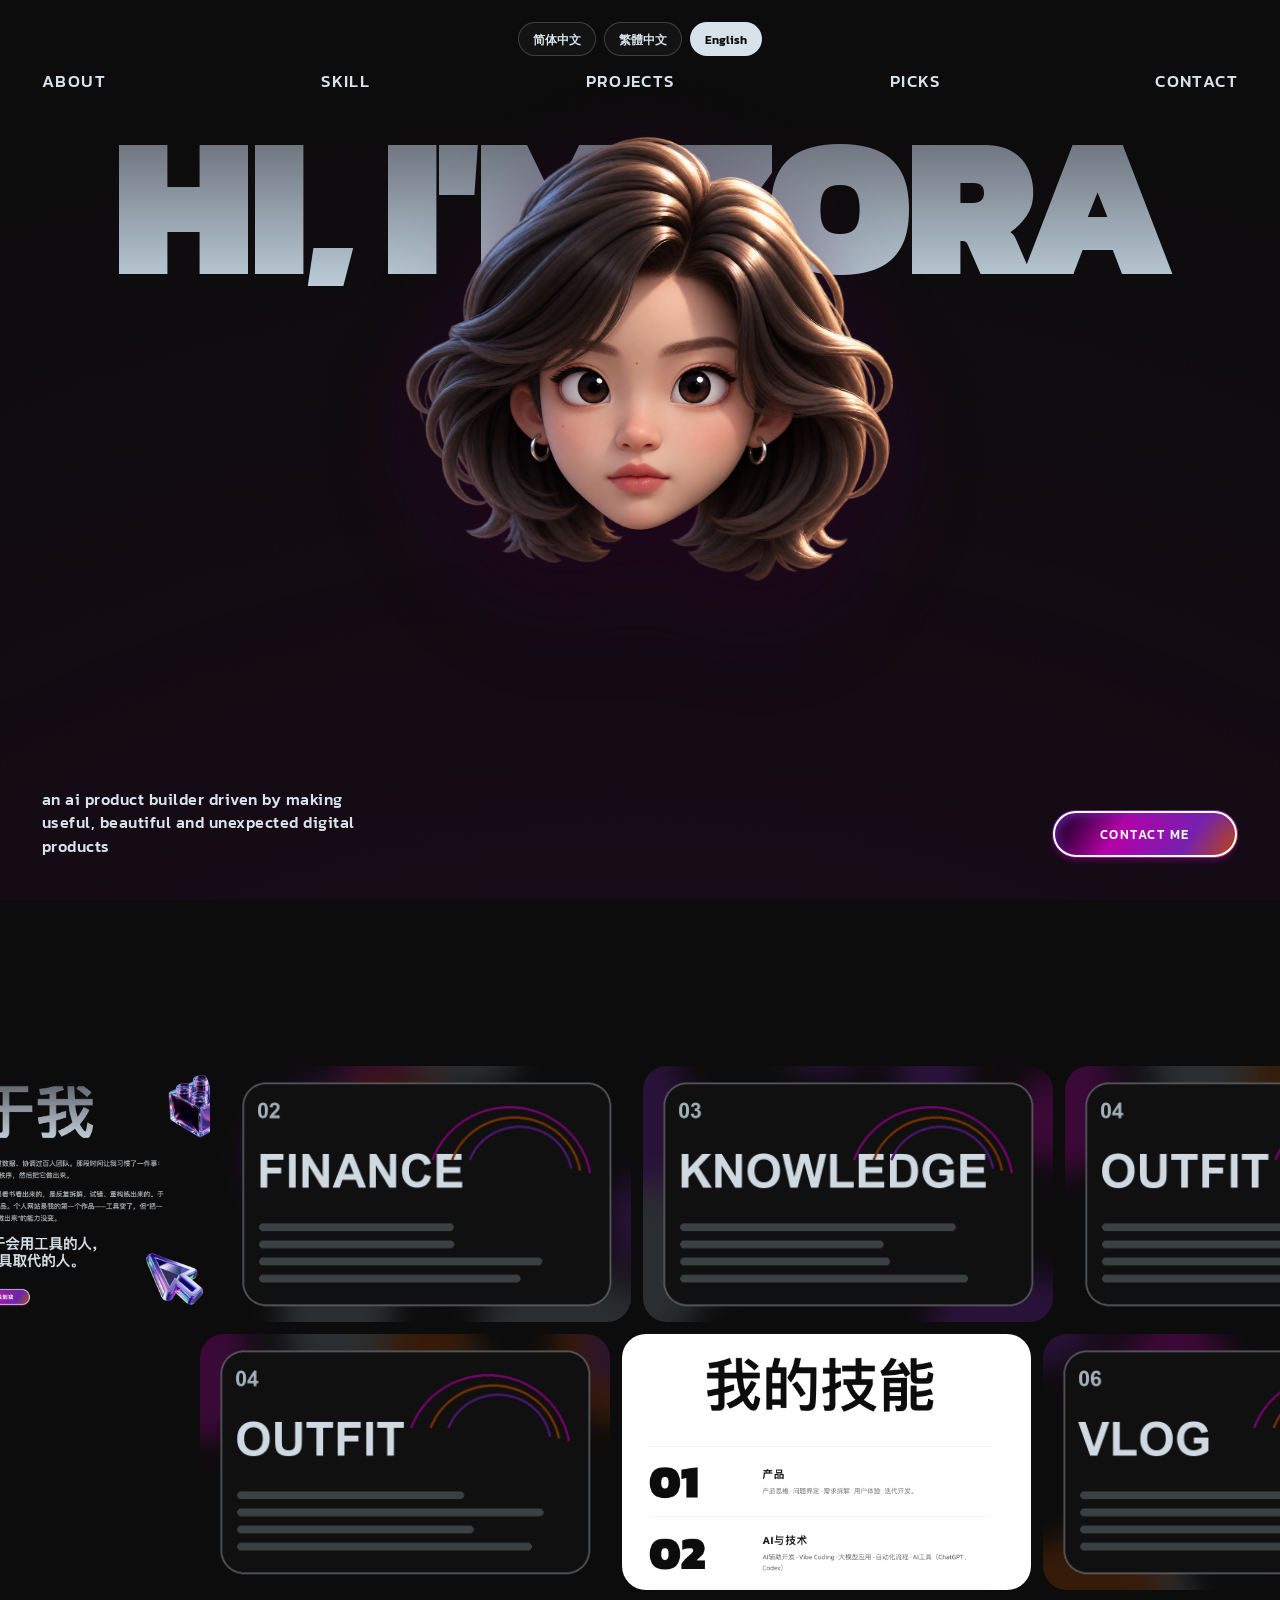
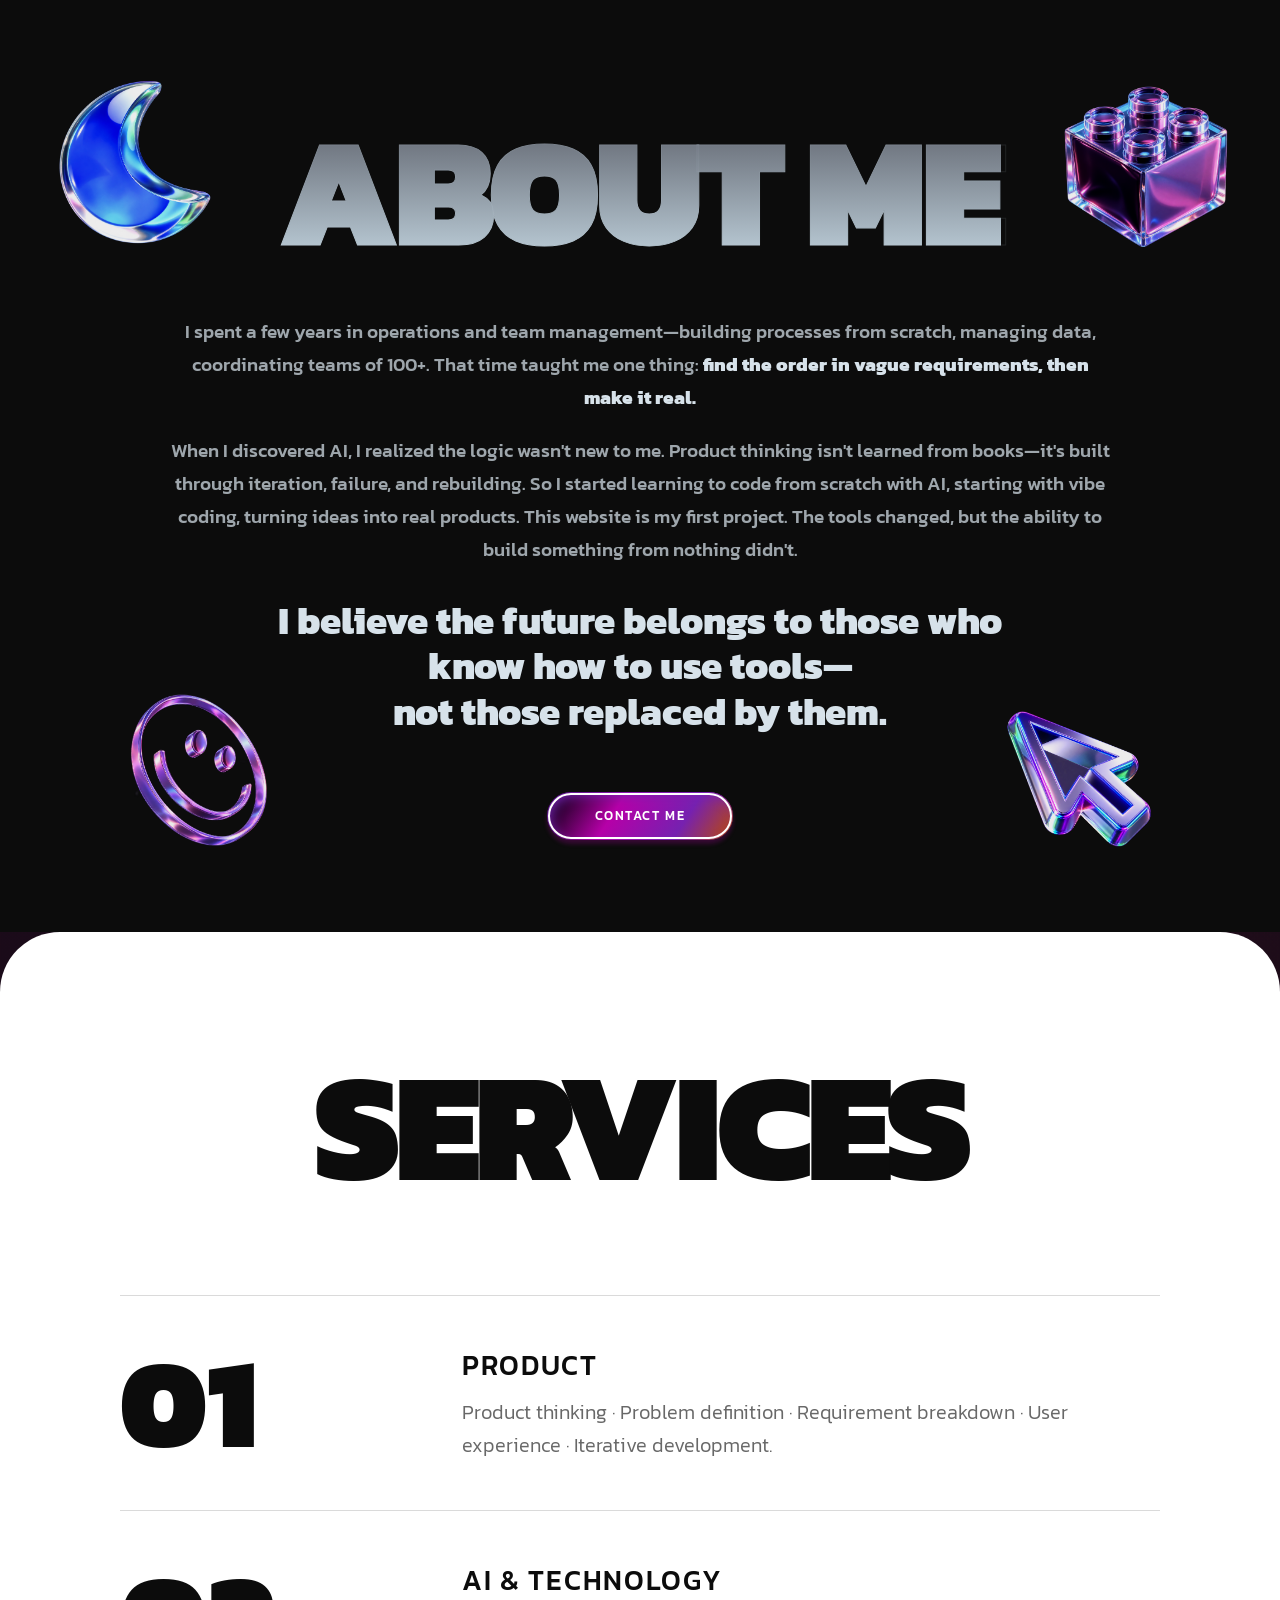
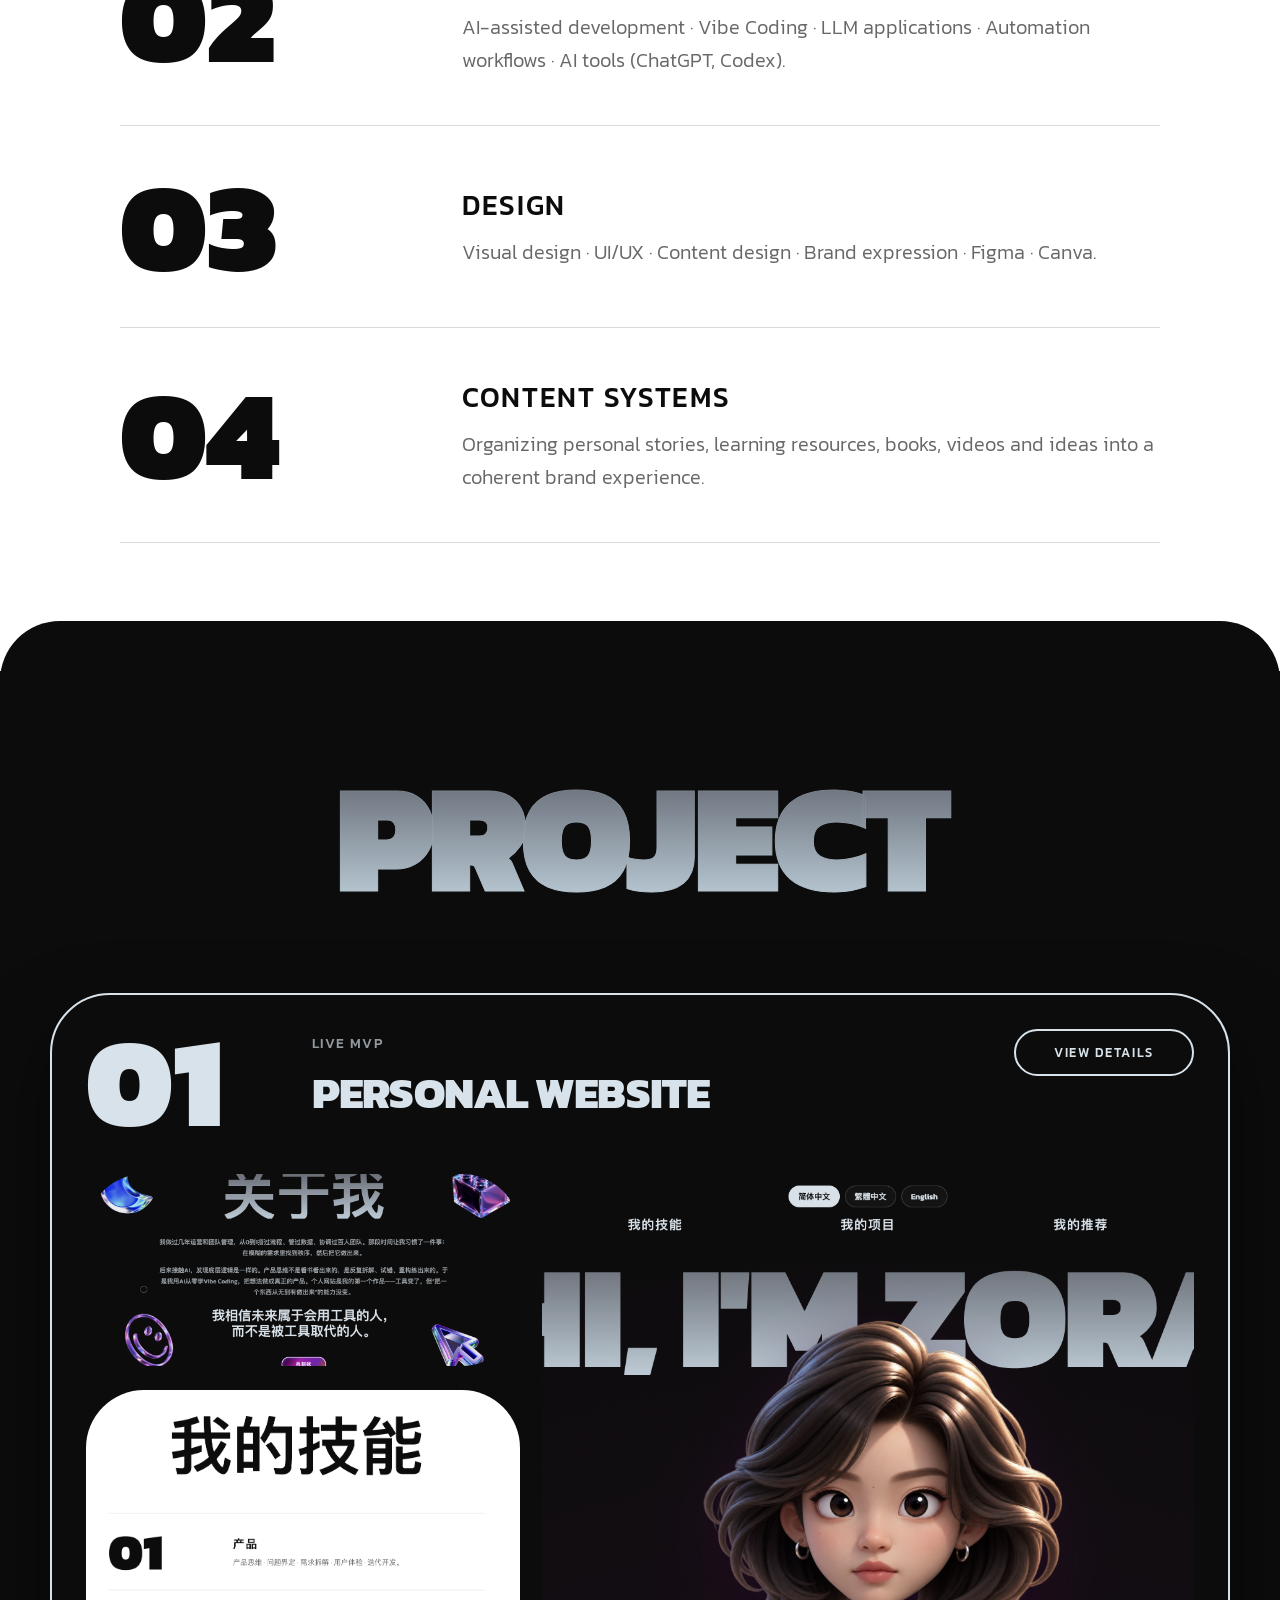
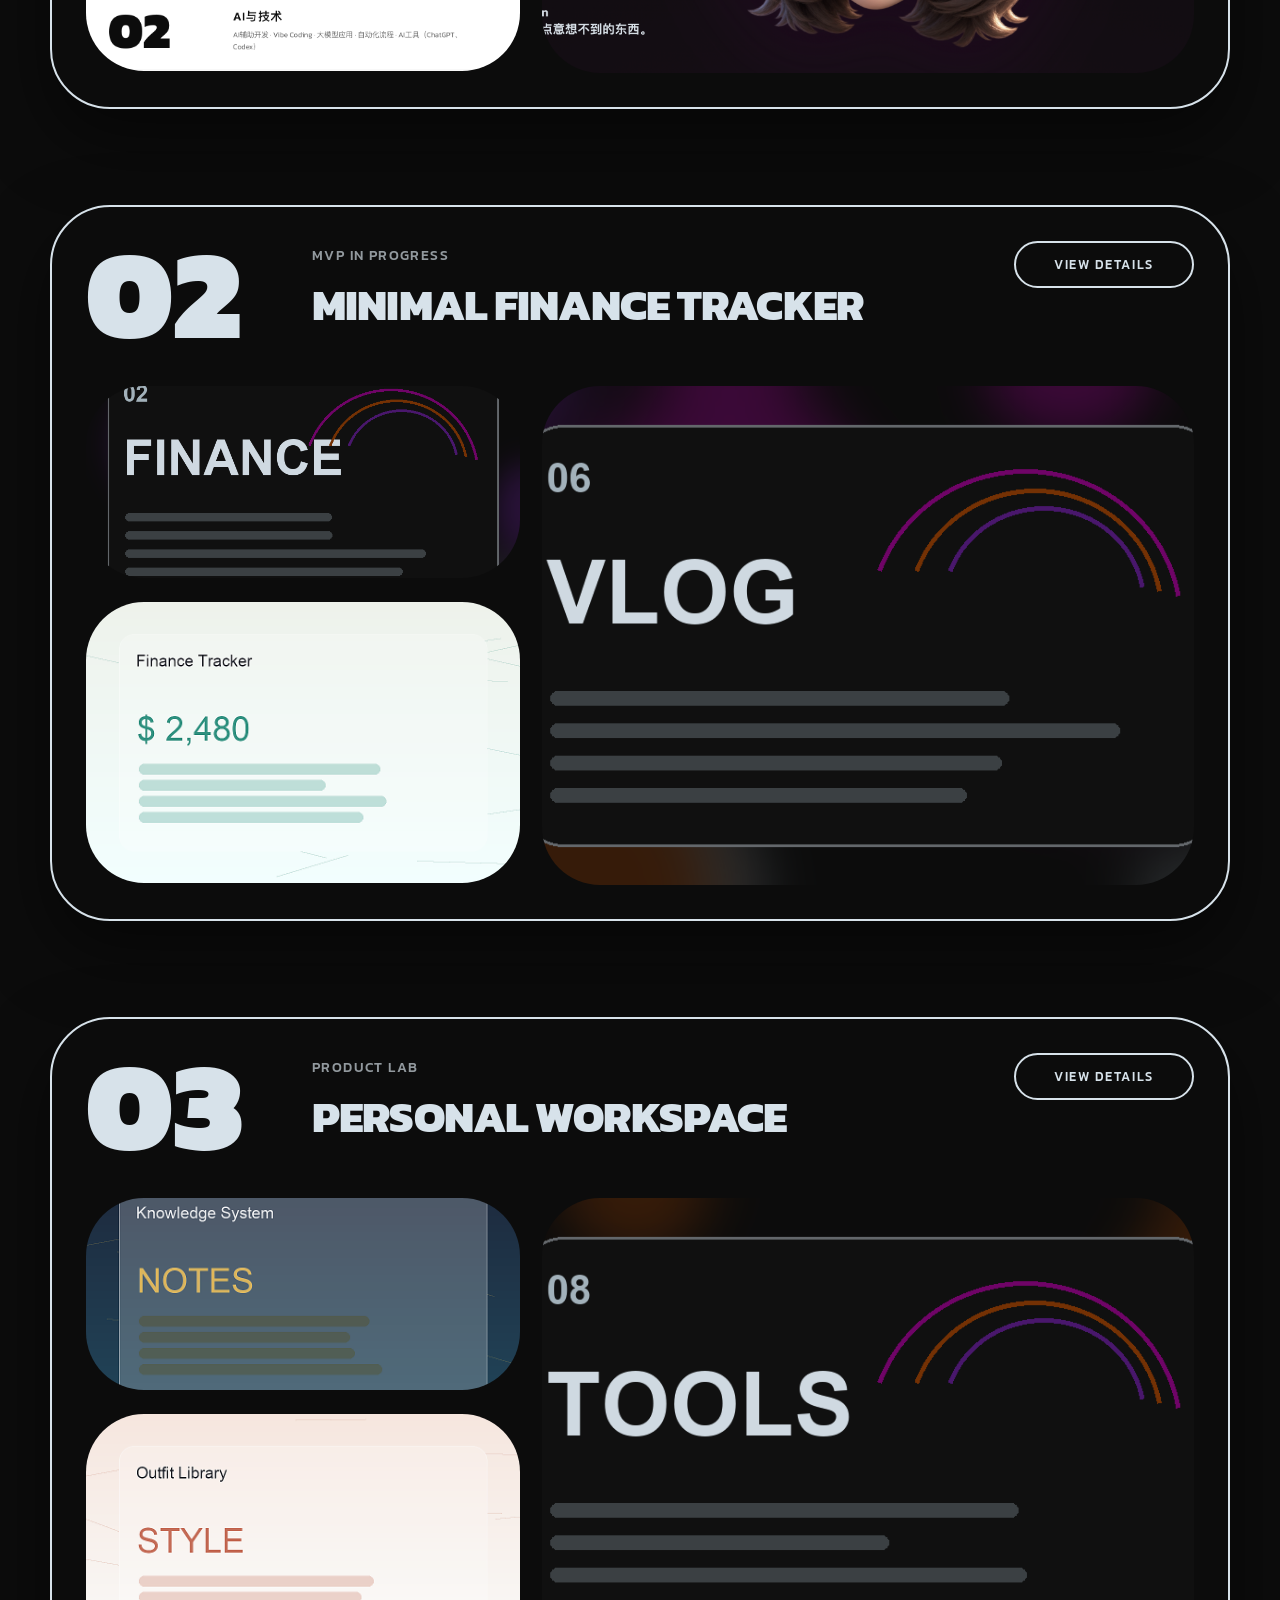
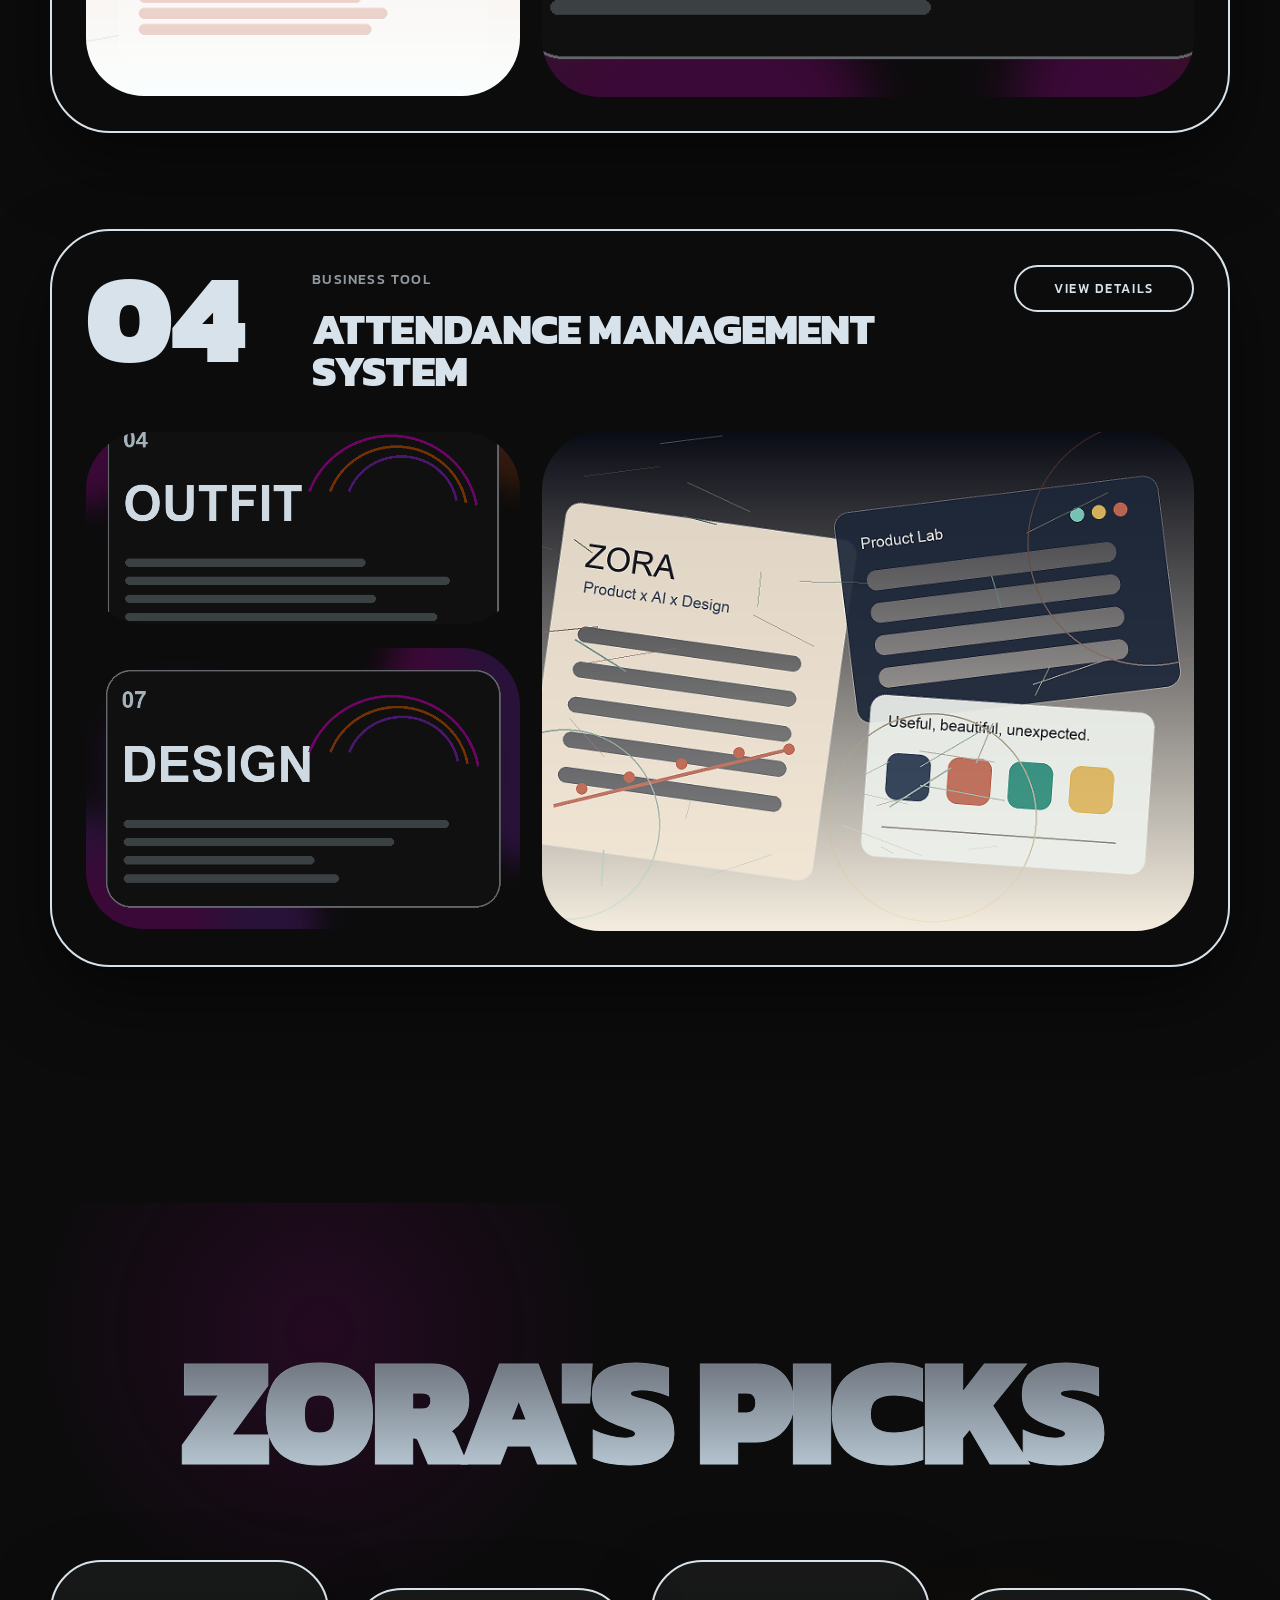
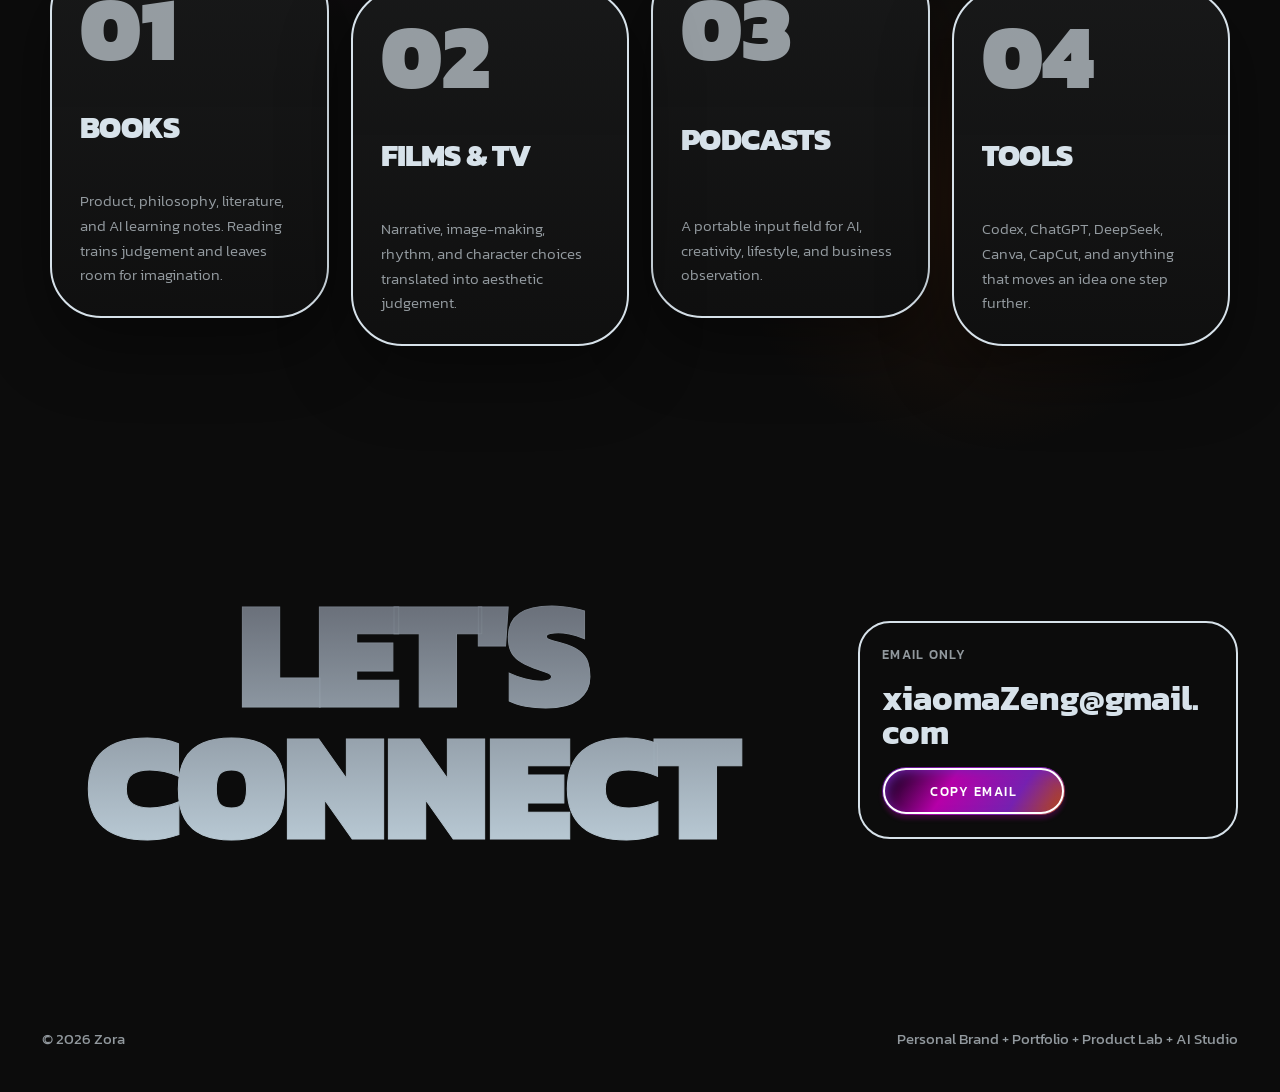
<file: index.html>
<!doctype html>
<html lang="zh-CN">
  <head>
    <meta charset="UTF-8" />
    <meta name="viewport" content="width=device-width, initial-scale=1.0" />
    <meta
      name="description"
      content="Zora - Product x AI x Design. A dark 3D creator-style personal portfolio."
    />
    <title>Zora | Product x AI x Design</title>
    <link rel="icon" href="assets/favicon.png" />
    <link rel="preload" as="image" href="assets/my-photo.png" />
    <link rel="stylesheet" href="styles.css" />
  </head>
  <body>
    <div class="cursor-light" aria-hidden="true"></div>

    <main class="site-shell" id="home">
      <section class="hero">
        <div class="language-switcher fade-in" aria-label="Language">
          <button class="lang-button" data-lang="zh-CN">简体中文</button>
          <button class="lang-button" data-lang="zh-HK">繁體中文</button>
          <button class="lang-button" data-lang="en">English</button>
        </div>

        <nav class="hero-nav fade-in" aria-label="Primary">
          <a href="#about" data-i18n="navAbout">关于我</a>
          <a href="#services" data-i18n="navSkills">我的技能</a>
          <a href="#projects" data-i18n="navProjects">我的项目</a>
          <a href="#picks" data-i18n="navPicks">我的推荐</a>
          <a href="#contact" data-i18n="navContact">联系我</a>
        </nav>

        <div class="hero-heading-wrap fade-in">
          <h1 class="hero-heading" data-i18n="heroTitle">Hi, i'm zora</h1>
        </div>

        <div class="hero-portrait magnet-target fade-in" aria-hidden="true">
          <img src="assets/my-photo.png" alt="" />
        </div>

        <div class="hero-bottom">
          <p class="hero-intro fade-in" data-i18n="heroIntro">
            an ai product builder driven by making useful, beautiful and unexpected digital products
          </p>
          <a class="contact-button fade-in" href="#contact" data-i18n="contactMe">Contact Me</a>
        </div>
      </section>

      <section class="marquee-section" aria-label="Project motion reel">
        <div class="marquee-row" data-direction="right" id="marqueeRowOne"></div>
        <div class="marquee-row" data-direction="left" id="marqueeRowTwo"></div>
      </section>

      <section class="about-section reveal" id="about">
        <img class="decor decor-moon" src="assets/decor-moon.png" alt="" />
        <img class="decor decor-cube" src="assets/decor-cube.png" alt="" />
        <img class="decor decor-lego" src="assets/decor-lego.png" alt="" />
        <img class="decor decor-orbit" src="assets/decor-orbit.png" alt="" />

        <div class="about-inner">
          <h2 class="section-title hero-heading" data-i18n="aboutTitle">About me</h2>
          <div class="animated-copy" id="aboutAnimated"></div>
          <a class="contact-button" href="#contact" data-i18n="contactMe">Contact Me</a>
        </div>
      </section>

      <section class="services-section reveal" id="services">
        <h2 class="services-title" data-i18n="servicesTitle">Services</h2>
        <div class="service-list">
          <article class="service-item">
            <span>01</span>
            <div>
              <h3 data-i18n="serviceOneTitle">Product Thinking</h3>
              <p data-i18n="serviceOneBody">Clarifying vague needs, finding the core problem, and turning ideas into usable product direction.</p>
            </div>
          </article>
          <article class="service-item">
            <span>02</span>
            <div>
              <h3 data-i18n="serviceTwoTitle">AI-assisted Building</h3>
              <p data-i18n="serviceTwoBody">Using AI tools and vibe coding to move from requirements to prototypes, pages, automations and MVPs.</p>
            </div>
          </article>
          <article class="service-item">
            <span>03</span>
            <div>
              <h3 data-i18n="serviceThreeTitle">Visual Direction</h3>
              <p data-i18n="serviceThreeBody">Shaping layout, typography, content rhythm and visual taste so products feel distinct instead of generic.</p>
            </div>
          </article>
          <article class="service-item">
            <span>04</span>
            <div>
              <h3 data-i18n="serviceFourTitle">Content Systems</h3>
              <p data-i18n="serviceFourBody">Organizing personal stories, learning resources, books, videos and ideas into a coherent brand experience.</p>
            </div>
          </article>
        </div>
      </section>

      <section class="projects-section reveal" id="projects">
        <h2 class="section-title hero-heading" data-i18n="projectsTitle">Project</h2>
        <div class="project-stack">
          <article class="stack-card">
            <header>
              <span class="project-number">01</span>
              <div>
                <small data-i18n="projectOneType">Live MVP</small>
                <h3 data-i18n="projectOneTitle">Personal Website</h3>
              </div>
              <a class="live-button" href="project-detail.html?project=personal-site" data-i18n="viewDetails">查看详情</a>
            </header>
            <div class="project-images">
              <div>
                <img src="assets/creator-tile-1.png" alt="Personal website preview" />
                <img src="assets/creator-tile-5.png" alt="AI lab preview" />
              </div>
              <img src="assets/project-personal-site.png" alt="Zora website project" />
            </div>
          </article>

          <article class="stack-card">
            <header>
              <span class="project-number">02</span>
              <div>
                <small data-i18n="projectTwoType">MVP in progress</small>
                <h3 data-i18n="projectTwoTitle">Minimal Finance Tracker</h3>
              </div>
              <a class="live-button" href="project-detail.html?project=finance-app" data-i18n="viewDetails">查看详情</a>
            </header>
            <div class="project-images">
              <div>
                <img src="assets/creator-tile-2.png" alt="Finance app preview" />
                <img src="assets/project-finance.png" alt="Finance tracker details" />
              </div>
              <img src="assets/creator-tile-6.png" alt="Content workflow preview" />
            </div>
          </article>

          <article class="stack-card">
            <header>
              <span class="project-number">03</span>
              <div>
                <small data-i18n="projectThreeType">Product Lab</small>
                <h3 data-i18n="projectThreeTitle">Knowledge & Outfit Systems</h3>
              </div>
              <a class="live-button" href="project-detail.html?project=workspace" data-i18n="viewDetails">查看详情</a>
            </header>
            <div class="project-images">
              <div>
                <img src="assets/project-knowledge.png" alt="Knowledge system preview" />
                <img src="assets/project-outfit.png" alt="Outfit library preview" />
              </div>
              <img src="assets/creator-tile-8.png" alt="Tools system preview" />
            </div>
          </article>

          <article class="stack-card">
            <header>
              <span class="project-number">04</span>
              <div>
                <small data-i18n="projectFourType">Business Tool</small>
                <h3 data-i18n="projectFourTitle">Attendance Management System</h3>
              </div>
              <a class="live-button" href="project-detail.html?project=attendance" data-i18n="viewDetails">查看详情</a>
            </header>
            <div class="project-images">
              <div>
                <img src="assets/creator-tile-4.png" alt="Attendance dashboard preview" />
                <img src="assets/creator-tile-7.png" alt="Management workflow preview" />
              </div>
              <img src="assets/hero-product-lab.png" alt="Attendance management project" />
            </div>
          </article>
        </div>
      </section>

      <section class="picks-section reveal" id="picks">
        <h2 class="section-title hero-heading" data-i18n="picksTitle">我的推荐</h2>
        <div class="picks-grid">
          <a class="pick-card" href="picks-detail.html?type=books">
            <span>01</span>
            <h3 data-i18n="pickOneTitle">书籍</h3>
            <p data-i18n="pickOneBody">作者花几年写的精华，只要花一周就能读完。光凭这一点，书就值得看——不管是别人用半生总结的经验，还是一个读完很久都放不下的好故事。</p>
          </a>
          <a class="pick-card" href="picks-detail.html?type=films">
            <span>02</span>
            <h3 data-i18n="pickTwoTitle">影视</h3>
            <p data-i18n="pickTwoBody">好的剧或电影不只是消遣——它是精心设计的作品。每一帧、每一句台词、每一个剪辑都是选择。看到好作品的时候，你会被触动，然后惊叹于背后的用心。</p>
          </a>
          <a class="pick-card" href="picks-detail.html?type=podcasts">
            <span>03</span>
            <h3 data-i18n="pickThreeTitle">播客</h3>
            <p data-i18n="pickThreeBody">把碎片时间变成输入场，关注 AI、创作、生活方式和商业观察。</p>
          </a>
          <a class="pick-card" href="picks-detail.html?type=tools">
            <span>04</span>
            <h3 data-i18n="pickFourTitle">工具</h3>
            <p data-i18n="pickFourBody">Codex、ChatGPT、DeepSeek、Canva、剪映，以及任何能把想法推进一步的工具。</p>
          </a>
        </div>
      </section>

      <section class="contact-section reveal" id="contact">
        <div>
          <h2 class="section-title hero-heading" data-i18n="contactTitle">联系方式</h2>
          <p data-i18n="contactBody"></p>
        </div>
        <div class="contact-card">
          <span data-i18n="contactLabel">邮箱</span>
          <a href="mailto:xiaomaZeng@gmail.com">xiaomaZeng@gmail.com</a>
          <button class="contact-button" id="copyEmail" type="button" data-i18n="copyEmail">Copy Email</button>
        </div>
      </section>
    </main>

    <footer class="site-footer">
      <span>© 2026 Zora</span>
      <span>Personal Brand + Portfolio + Product Lab + AI Studio</span>
    </footer>

    <div class="toast" id="toast" role="status" aria-live="polite"></div>
    <script src="app.js"></script>
  </body>
</html>
</file>
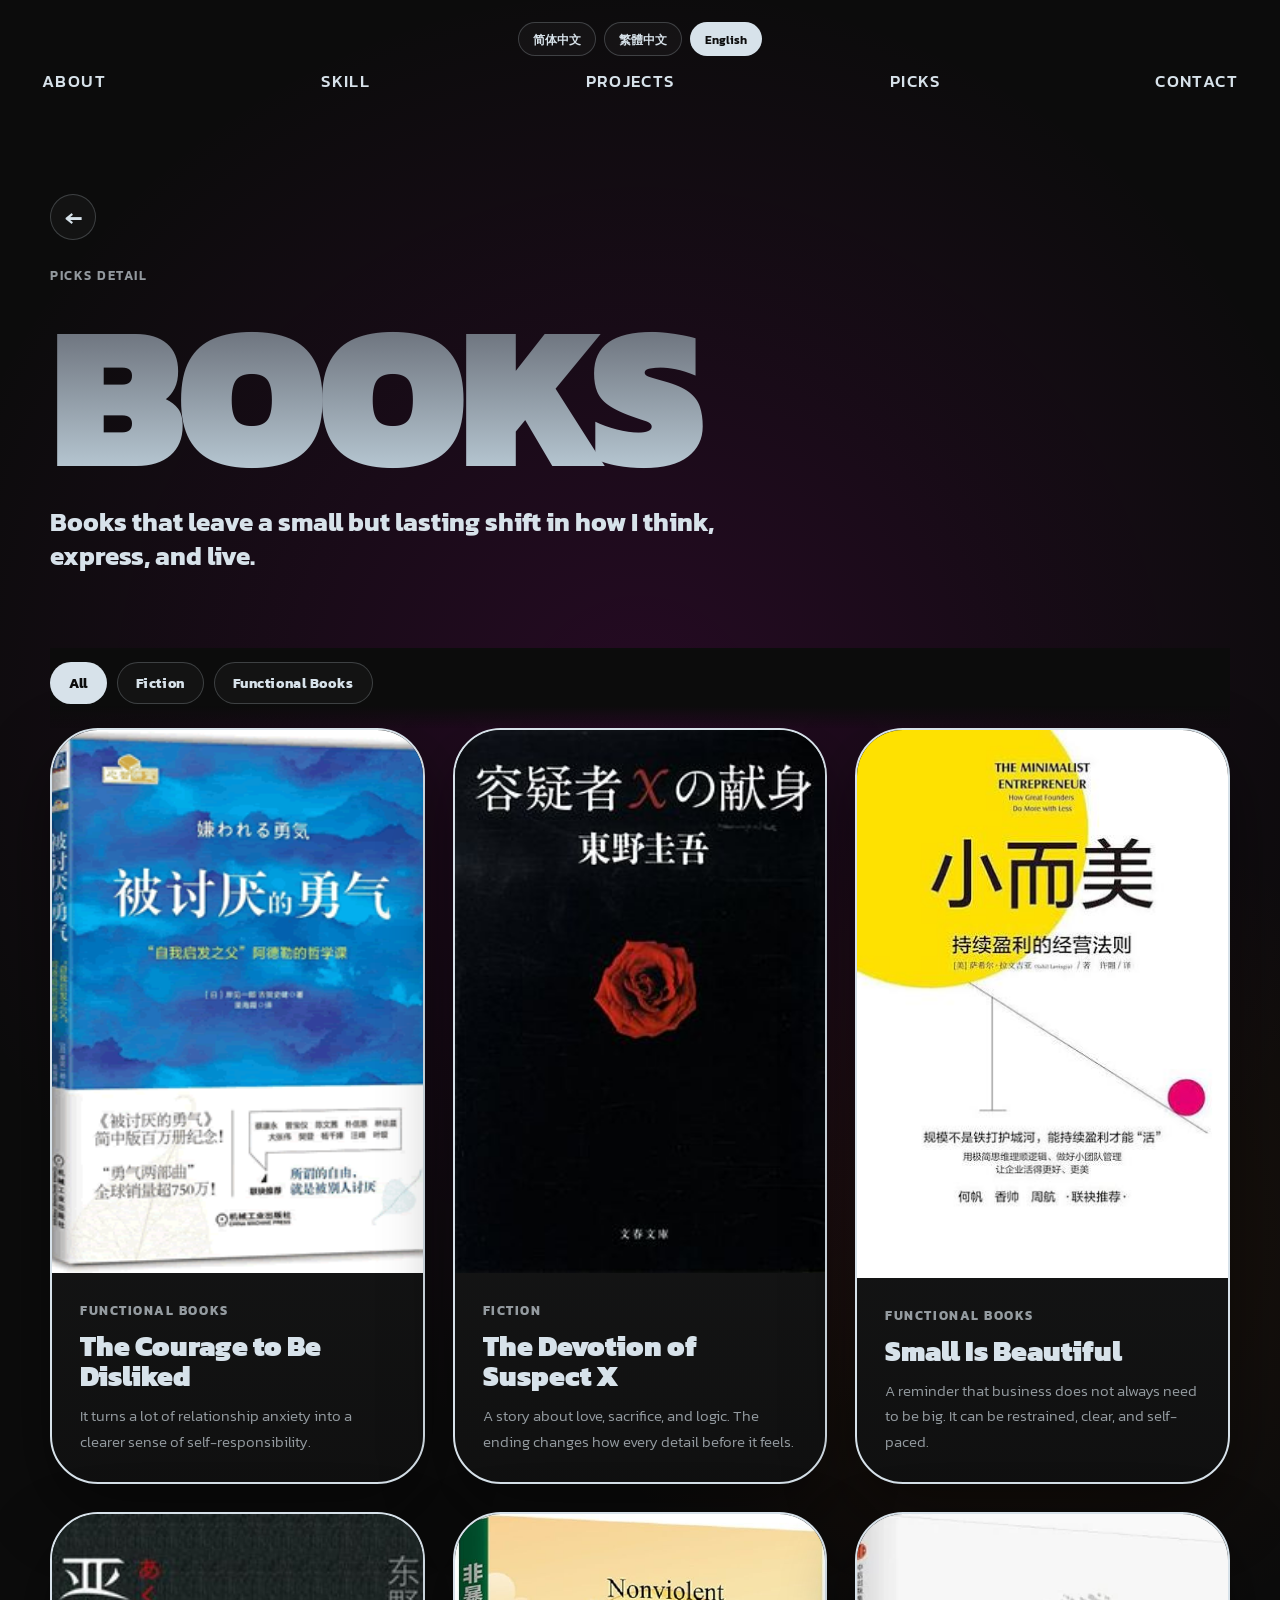
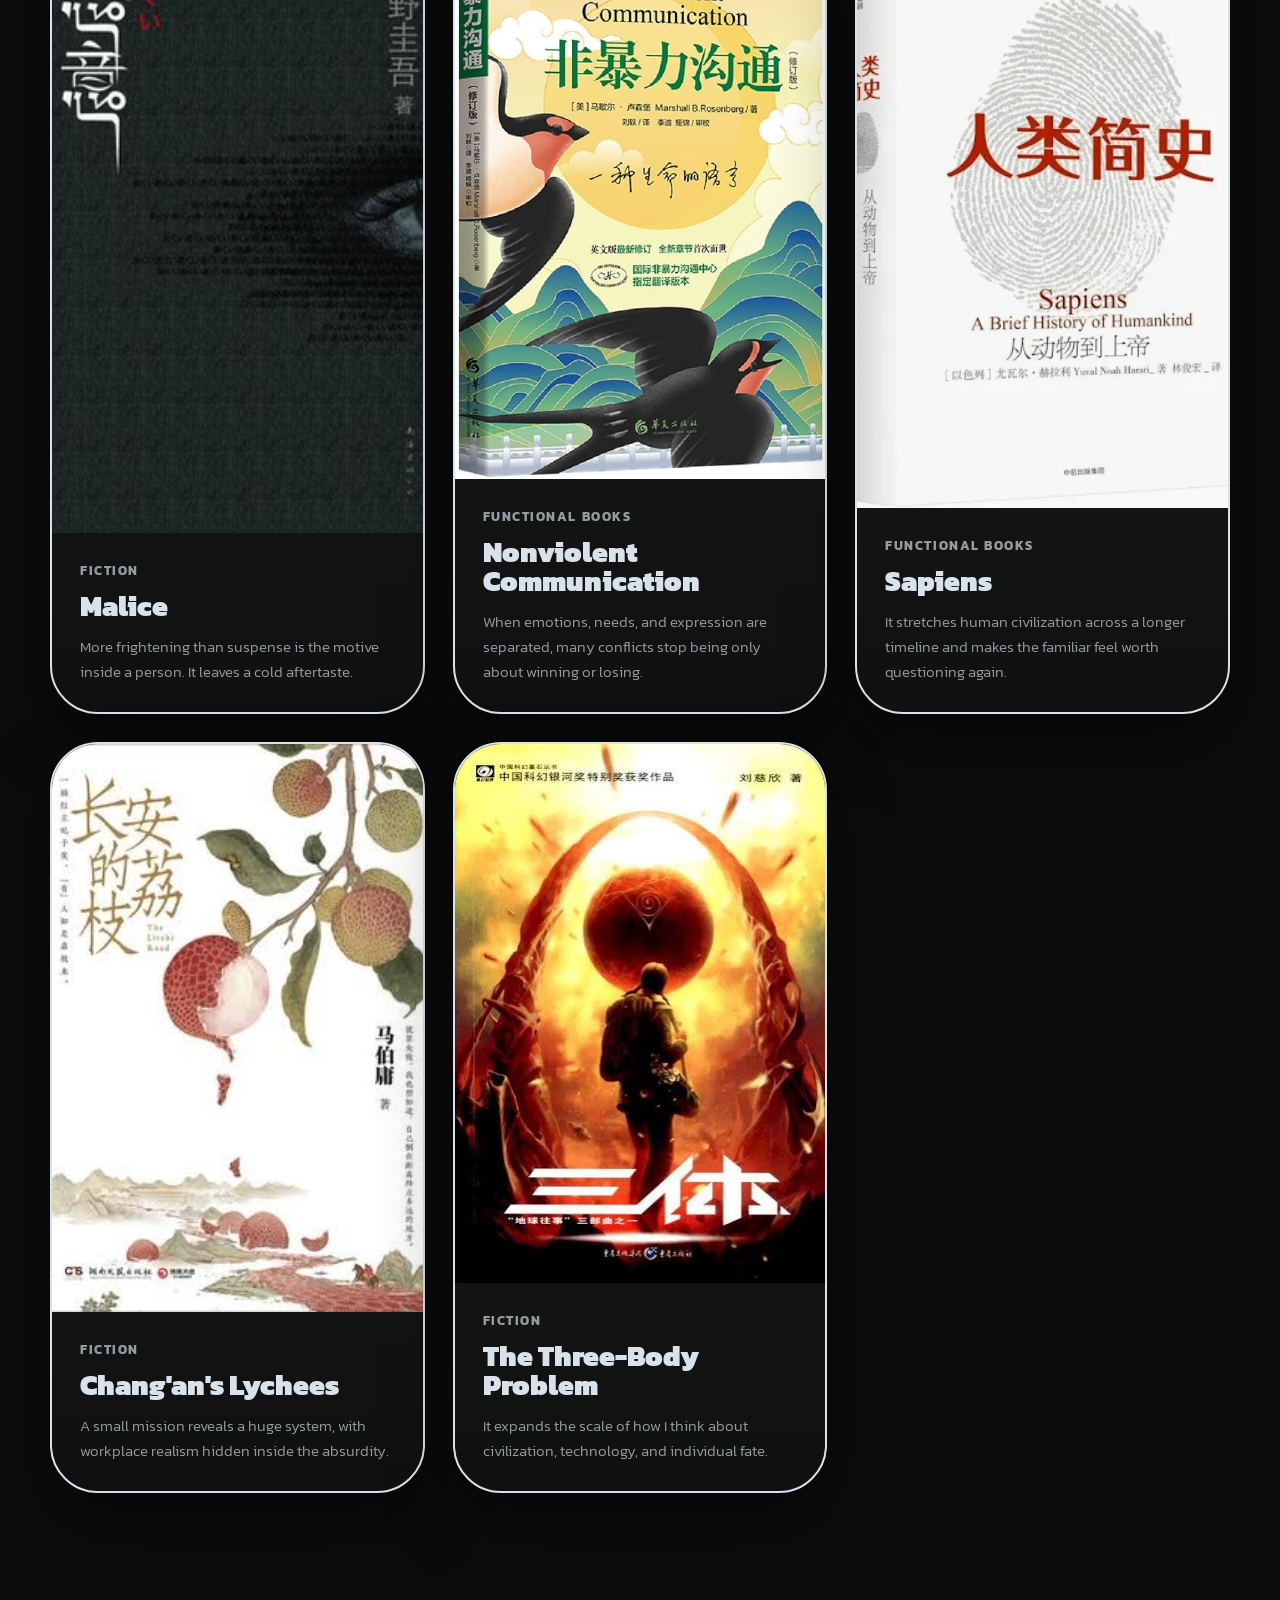
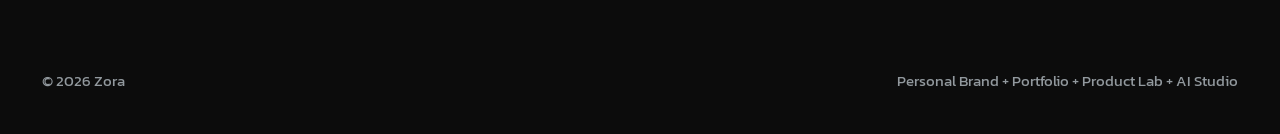
<file: picks-detail.html>
<!doctype html>
<html lang="zh-CN">
  <head>
    <meta charset="UTF-8" />
    <meta name="viewport" content="width=device-width, initial-scale=1.0" />
    <meta name="description" content="Zora recommendations detail page." />
    <title>Zora | Picks</title>
    <link rel="icon" href="assets/favicon.png" />
    <link rel="stylesheet" href="styles.css" />
  </head>
  <body>
    <div class="cursor-light" aria-hidden="true"></div>

    <main class="site-shell picks-detail-shell">
      <section class="picks-detail-hero">
        <div class="language-switcher fade-in" aria-label="Language">
          <button class="lang-button" data-lang="zh-CN">简体中文</button>
          <button class="lang-button" data-lang="zh-HK">繁體中文</button>
          <button class="lang-button" data-lang="en">English</button>
        </div>

        <nav class="hero-nav fade-in" aria-label="Primary">
          <a href="index.html#about" data-i18n="navAbout">关于我</a>
          <a href="index.html#services" data-i18n="navSkills">我的技能</a>
          <a href="index.html#projects" data-i18n="navProjects">我的项目</a>
          <a href="index.html#picks" data-i18n="navPicks">我的推荐</a>
          <a href="index.html#contact" data-i18n="navContact">联系我</a>
        </nav>

        <div class="picks-detail-intro fade-in">
          <a class="detail-back" href="index.html#picks" aria-label="返回推荐" title="返回推荐">
            <span aria-hidden="true">←</span>
          </a>
          <p class="detail-kicker" data-i18n="detailKicker">推荐详情</p>
          <h1 class="hero-heading" id="picksTitle">书籍</h1>
          <p id="picksIntro">那些读完之后，会改变一点点判断、表达和生活方式的内容。</p>
        </div>
      </section>

      <section class="recommendation-section reveal">
        <div class="recommendation-tabs" id="categoryTabs" aria-label="Recommendation filters"></div>
        <div class="recommendation-grid" id="recommendationGrid"></div>
      </section>
    </main>

    <footer class="site-footer">
      <span>© 2026 Zora</span>
      <span>Personal Brand + Portfolio + Product Lab + AI Studio</span>
    </footer>

    <script src="picks-detail.js"></script>
  </body>
</html>
</file>
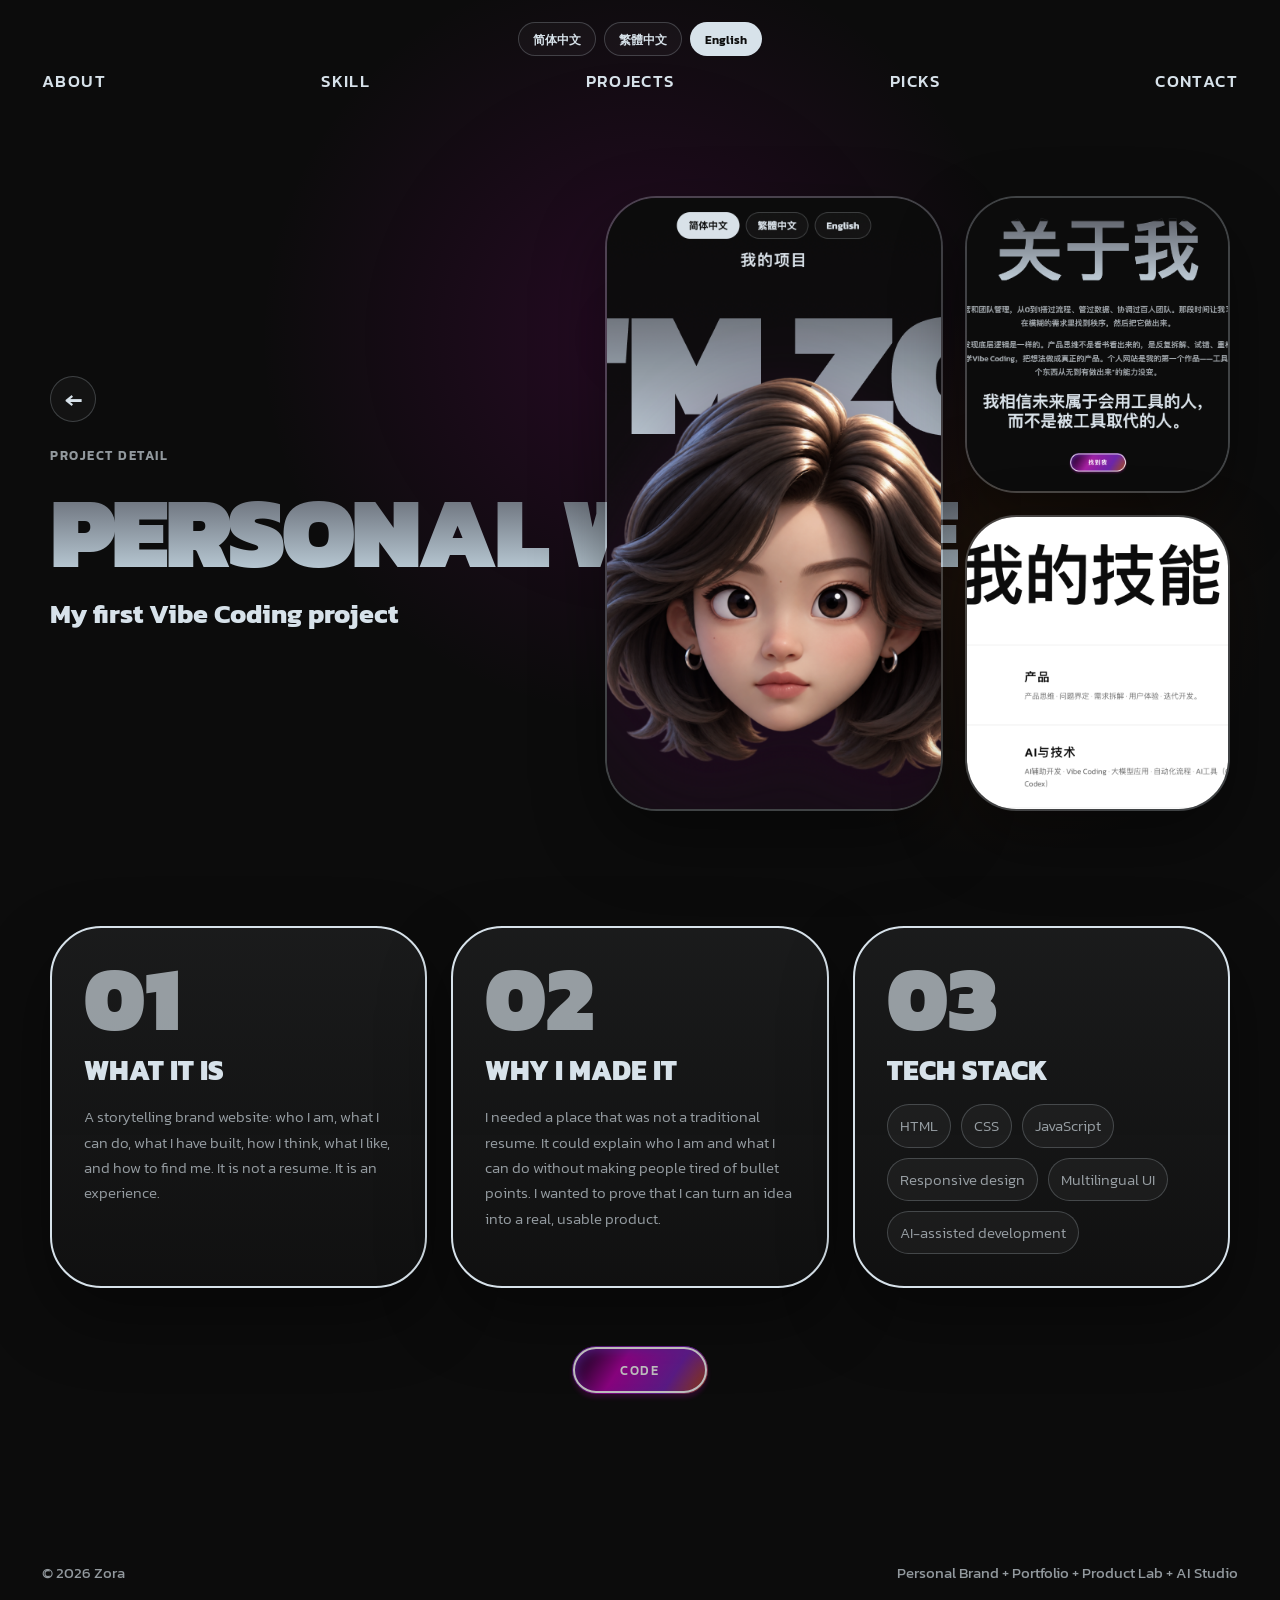
<file: project-detail.html>
<!doctype html>
<html lang="zh-CN">
  <head>
    <meta charset="UTF-8" />
    <meta name="viewport" content="width=device-width, initial-scale=1.0" />
    <meta name="description" content="Zora project detail page." />
    <title>Zora | Project Detail</title>
    <link rel="icon" href="assets/favicon.png" />
    <link rel="stylesheet" href="styles.css" />
  </head>
  <body>
    <div class="cursor-light" aria-hidden="true"></div>

    <main class="site-shell detail-shell">
      <section class="detail-hero">
        <div class="language-switcher fade-in" aria-label="Language">
          <button class="lang-button" data-lang="zh-CN">简体中文</button>
          <button class="lang-button" data-lang="zh-HK">繁體中文</button>
          <button class="lang-button" data-lang="en">English</button>
        </div>

        <nav class="hero-nav fade-in" aria-label="Primary">
          <a href="index.html#about" data-i18n="navAbout">关于我</a>
          <a href="index.html#services" data-i18n="navSkills">我的技能</a>
          <a href="index.html#projects" data-i18n="navProjects">我的项目</a>
          <a href="index.html#picks" data-i18n="navPicks">我的推荐</a>
          <a href="index.html#contact" data-i18n="navContact">联系我</a>
        </nav>

        <div class="detail-layout fade-in">
          <div class="detail-copy">
            <a class="detail-back" href="index.html#projects" aria-label="返回项目" title="返回项目">
              <span aria-hidden="true">←</span>
            </a>
            <p class="detail-kicker" data-i18n="detailKicker">Project Detail</p>
            <h1 class="hero-heading" id="detailTitle">个人网站</h1>
            <p class="detail-tagline" id="detailTagline">我的第一个Vibe Coding作品</p>
          </div>

          <div class="detail-media-grid" id="detailImages" aria-label="Project images"></div>
        </div>
      </section>

      <section class="detail-content reveal">
        <article class="detail-panel">
          <span>01</span>
          <h2 data-i18n="whatLabel">这是什么项目</h2>
          <p id="detailWhat"></p>
        </article>

        <article class="detail-panel">
          <span>02</span>
          <h2 data-i18n="whyLabel">为什么做</h2>
          <p id="detailWhy"></p>
        </article>

        <article class="detail-panel">
          <span>03</span>
          <h2 data-i18n="stackLabel">技术栈</h2>
          <ul id="detailStack"></ul>
        </article>

        <a class="contact-button detail-code-button" id="codeButton" href="#" target="_blank" rel="noopener noreferrer" data-i18n="codeButton">代码</a>
      </section>
    </main>

    <footer class="site-footer">
      <span>© 2026 Zora</span>
      <span>Personal Brand + Portfolio + Product Lab + AI Studio</span>
    </footer>

    <div class="toast" id="toast" role="status" aria-live="polite"></div>
    <script src="project-detail.js"></script>
  </body>
</html>
</file>
<file: styles.css>
@import url("https://fonts.googleapis.com/css2?family=Kanit:wght@300;400;500;600;700;800;900&display=swap");

:root {
  --bg: #0c0c0c;
  --text: #d7e2ea;
  --muted: rgba(215, 226, 234, 0.66);
  --line: rgba(215, 226, 234, 0.22);
  --white-line: rgba(12, 12, 12, 0.15);
  --violet: #b600a8;
  --purple: #7621b0;
  --orange: #be4c00;
}

* {
  box-sizing: border-box;
  margin: 0;
  padding: 0;
}

html,
body {
  min-height: 100%;
  color: var(--text);
  background: var(--bg);
  font-family: "Kanit", ui-sans-serif, system-ui, -apple-system, BlinkMacSystemFont, "Segoe UI", sans-serif;
  letter-spacing: 0;
  scroll-behavior: smooth;
}

body {
  overflow-x: clip;
}

a {
  color: inherit;
  text-decoration: none;
}

button {
  font: inherit;
  cursor: pointer;
}

img {
  display: block;
  width: 100%;
}

.site-shell {
  min-height: 100vh;
  overflow-x: clip;
  background:
    radial-gradient(circle at 50% 22%, rgba(182, 0, 168, 0.15), transparent 28%),
    radial-gradient(circle at 78% 38%, rgba(190, 76, 0, 0.11), transparent 20%),
    var(--bg);
}

.hero-heading {
  color: transparent;
  background: linear-gradient(180deg, #646973 0%, #bbccd7 100%);
  -webkit-background-clip: text;
  background-clip: text;
  -webkit-text-fill-color: transparent;
}

.cursor-light {
  position: fixed;
  left: 0;
  top: 0;
  z-index: 80;
  width: 22px;
  height: 22px;
  border: 1px solid rgba(215, 226, 234, 0.7);
  border-radius: 50%;
  transform: translate(-50%, -50%);
  pointer-events: none;
  opacity: 0;
  mix-blend-mode: difference;
  transition: opacity 0.2s ease;
}

.hero {
  position: relative;
  min-height: 100vh;
  display: flex;
  flex-direction: column;
  overflow-x: clip;
}

.hero-nav {
  position: relative;
  z-index: 20;
  display: flex;
  justify-content: space-between;
  gap: 12px;
  padding: 12px clamp(24px, 4vw, 42px) 0;
}

.hero-nav a {
  color: var(--text);
  font-size: clamp(0.82rem, 1.35vw, 1.24rem);
  font-weight: 500;
  letter-spacing: 0.08em;
  text-transform: uppercase;
  transition: opacity 0.2s ease;
}

.hero-nav a:hover {
  opacity: 0.7;
}

.language-switcher {
  position: relative;
  z-index: 24;
  display: flex;
  justify-content: center;
  gap: 8px;
  padding: clamp(14px, 2.2vw, 22px) clamp(20px, 4vw, 42px) 0;
}

.lang-button {
  min-height: 34px;
  padding: 0 14px;
  border: 1px solid var(--line);
  border-radius: 999px;
  color: var(--text);
  background: rgba(255, 255, 255, 0.03);
  font-size: 0.78rem;
  font-weight: 600;
}

.lang-button.active,
.lang-button:hover {
  color: #0c0c0c;
  background: var(--text);
}

.hero-heading-wrap {
  width: 100%;
  overflow: hidden;
  margin-top: clamp(18px, 2.2vw, 32px);
}

h1 {
  width: 100%;
  font-size: clamp(4.4rem, 15.6vw, 18rem);
  font-weight: 900;
  line-height: 0.82;
  letter-spacing: -0.035em;
  text-align: center;
  text-transform: uppercase;
  white-space: nowrap;
}

.hero-portrait {
  position: absolute;
  left: 50%;
  top: clamp(132px, 15vh, 188px);
  bottom: auto;
  z-index: 10;
  width: clamp(340px, 40vw, 640px);
  transform: translateX(-50%);
  will-change: transform;
}

.hero-portrait img {
  object-fit: contain;
  filter: drop-shadow(0 30px 44px rgba(0, 0, 0, 0.38)) drop-shadow(0 20px 42px rgba(182, 0, 168, 0.16));
}

.hero-bottom {
  position: relative;
  z-index: 18;
  display: flex;
  justify-content: space-between;
  align-items: flex-end;
  gap: 24px;
  margin-top: auto;
  padding: 0 clamp(24px, 4vw, 42px) clamp(28px, 4vw, 42px);
}

.hero-intro {
  max-width: clamp(250px, 28vw, 380px);
  color: var(--text);
  font-size: clamp(0.9rem, 1.28vw, 1.34rem);
  font-weight: 500;
  line-height: 1.42;
  letter-spacing: 0.03em;
  text-transform: none;
  white-space: pre-line;
}

.contact-button {
  display: inline-flex;
  align-items: center;
  justify-content: center;
  width: fit-content;
  min-height: 48px;
  padding: 12px clamp(28px, 4vw, 48px);
  border: 0;
  border-radius: 999px;
  outline: 2px solid #ffffff;
  outline-offset: -3px;
  color: #ffffff;
  background: linear-gradient(123deg, #18011f 7%, #b600a8 37%, #7621b0 72%, #be4c00 100%);
  box-shadow: 0 4px 4px rgba(181, 1, 167, 0.25), 4px 4px 12px #7721b1 inset;
  font-size: clamp(0.78rem, 1vw, 1rem);
  font-weight: 500;
  letter-spacing: 0.12em;
  text-transform: uppercase;
  transition: transform 0.2s ease;
}

.contact-button:hover {
  transform: translateY(-2px);
}

.fade-in,
.reveal {
  opacity: 0;
  transform: translateY(32px);
  transition: opacity 0.75s cubic-bezier(0.25, 0.1, 0.25, 1), transform 0.75s cubic-bezier(0.25, 0.1, 0.25, 1);
}

.hero-nav.fade-in {
  transform: translateY(-20px);
}

.fade-in.visible,
.reveal.visible {
  opacity: 1;
  transform: translateY(0);
}

.hero-portrait.fade-in {
  opacity: 0;
  transform: translateX(-50%) translateY(38px) scale(0.98);
}

.hero-portrait.fade-in.visible {
  opacity: 1;
  transform: translateX(-50%) translateY(0) scale(1);
}

.marquee-section {
  display: grid;
  gap: 12px;
  padding: clamp(92px, 13vw, 170px) 0 42px;
  overflow: hidden;
  background: var(--bg);
}

.marquee-row {
  display: flex;
  gap: 12px;
  width: max-content;
  will-change: transform;
}

.marquee-row img {
  width: clamp(280px, 32vw, 420px);
  height: clamp(180px, 20vw, 270px);
  flex: 0 0 auto;
  border-radius: 24px;
  object-fit: cover;
}

.about-section {
  position: relative;
  min-height: 100vh;
  display: grid;
  place-items: center;
  overflow: hidden;
  padding: 80px clamp(20px, 5vw, 44px);
  background: var(--bg);
}

.about-inner {
  position: relative;
  z-index: 4;
  display: grid;
  justify-items: center;
  gap: clamp(30px, 4.5vw, 58px);
  text-align: center;
}

.section-title,
.services-title {
  font-size: clamp(3rem, 12vw, 10rem);
  font-weight: 900;
  line-height: 0.86;
  letter-spacing: -0.035em;
  text-align: center;
  text-transform: uppercase;
}

.section-title {
  font-family: "Kanit", "PingFang SC", "PingFang HK", "Microsoft YaHei", "Microsoft JhengHei", sans-serif;
  font-weight: 900;
  -webkit-text-stroke: 1px rgba(187, 204, 215, 0.12);
}

html[lang^="zh"] .section-title {
  font-size: clamp(4rem, 13vw, 11rem);
  font-weight: 900;
  letter-spacing: 0;
}

.animated-copy {
  max-width: 980px;
  display: grid;
  gap: 20px;
  color: var(--text);
  font-size: clamp(1rem, 1.45vw, 1.24rem);
  font-weight: 500;
  line-height: 1.78;
  text-align: center;
}

.animated-copy p {
  max-width: 940px;
  margin: 0;
  justify-self: center;
  color: rgba(215, 226, 234, 0.72);
}

.animated-copy strong {
  color: var(--text);
  font-weight: 800;
}

.belief-line {
  display: block;
  max-width: 780px;
  justify-self: center;
  margin-top: 12px;
  color: var(--text);
  font-size: clamp(1.35rem, 3vw, 2.65rem);
  font-weight: 900;
  line-height: 1.18;
  text-align: center;
  letter-spacing: 0;
  white-space: pre-line;
}

.animated-copy span {
  opacity: 0.25;
  transition: opacity 0.2s ease;
}

.decor {
  position: absolute;
  z-index: 1;
  width: clamp(110px, 15vw, 220px);
  opacity: 0.94;
  pointer-events: none;
  animation: floaty 7s ease-in-out infinite;
}

.decor-moon {
  left: 3%;
  top: 4%;
}

.decor-cube {
  left: 8%;
  bottom: 8%;
  animation-delay: -1.2s;
}

.decor-lego {
  right: 3%;
  top: 5%;
  animation-delay: -2.2s;
}

.decor-orbit {
  right: 8%;
  bottom: 8%;
  animation-delay: -3s;
}

@keyframes floaty {
  0%,
  100% {
    transform: translate3d(0, 0, 0) rotate(-2deg);
  }
  50% {
    transform: translate3d(0, -18px, 0) rotate(2deg);
  }
}

.services-section {
  position: relative;
  z-index: 4;
  padding: clamp(80px, 10vw, 130px) clamp(20px, 4vw, 42px);
  border-radius: clamp(40px, 6vw, 60px) clamp(40px, 6vw, 60px) 0 0;
  color: #0c0c0c;
  background: #ffffff;
}

.services-title {
  margin-bottom: clamp(54px, 8vw, 110px);
  color: #0c0c0c;
}

html[lang^="zh"] .services-title {
  font-family: "Kanit", "PingFang SC", "PingFang HK", "Microsoft YaHei", "Microsoft JhengHei", sans-serif;
  font-size: clamp(4rem, 13vw, 11rem);
  font-weight: 900;
  letter-spacing: 0;
}

.service-list {
  width: min(1040px, 100%);
  margin: 0 auto;
}

.service-item {
  display: grid;
  grid-template-columns: minmax(120px, 0.38fr) minmax(0, 1fr);
  gap: clamp(24px, 6vw, 80px);
  align-items: center;
  padding: clamp(30px, 5vw, 48px) 0;
  border-top: 1px solid var(--white-line);
}

.service-item:last-child {
  border-bottom: 1px solid var(--white-line);
}

.service-item span,
.project-number {
  font-size: clamp(3.4rem, 10vw, 8.8rem);
  font-weight: 900;
  line-height: 0.82;
}

.service-item h3 {
  margin-bottom: 10px;
  font-size: clamp(1rem, 2.2vw, 2.1rem);
  font-weight: 500;
  letter-spacing: 0.06em;
  text-transform: uppercase;
}

.service-item p {
  max-width: 720px;
  color: rgba(12, 12, 12, 0.62);
  font-size: clamp(0.9rem, 1.6vw, 1.25rem);
  font-weight: 300;
  line-height: 1.65;
}

.projects-section {
  position: relative;
  z-index: 8;
  margin-top: -50px;
  padding: clamp(86px, 12vw, 150px) clamp(16px, 4vw, 42px) clamp(80px, 12vw, 140px);
  border-radius: clamp(40px, 6vw, 60px) clamp(40px, 6vw, 60px) 0 0;
  background: var(--bg);
}

.project-stack {
  width: min(1180px, 100%);
  margin: clamp(44px, 8vw, 90px) auto 0;
}

.stack-card {
  position: sticky;
  top: clamp(84px, 10vw, 130px);
  display: grid;
  gap: clamp(26px, 4vw, 40px);
  min-height: 76vh;
  margin-bottom: clamp(44px, 8vw, 96px);
  padding: clamp(18px, 3vw, 34px);
  border: 2px solid var(--text);
  border-radius: clamp(34px, 5vw, 60px);
  background: #0c0c0c;
  box-shadow: 0 30px 70px rgba(0, 0, 0, 0.5);
  transform-origin: top center;
}

.stack-card:nth-child(2) {
  top: calc(clamp(84px, 10vw, 130px) + 28px);
}

.stack-card:nth-child(3) {
  top: calc(clamp(84px, 10vw, 130px) + 56px);
}

.stack-card:nth-child(4) {
  top: calc(clamp(84px, 10vw, 130px) + 84px);
}

.stack-card header {
  display: grid;
  grid-template-columns: clamp(130px, 15vw, 210px) minmax(0, 1fr) auto;
  gap: clamp(16px, 3vw, 34px);
  align-items: start;
}

.stack-card small {
  display: block;
  margin: 4px 0 18px;
  color: var(--muted);
  font-size: clamp(0.82rem, 1.1vw, 1rem);
  font-weight: 500;
  letter-spacing: 0.1em;
  text-transform: uppercase;
}

.stack-card h3 {
  color: var(--text);
  font-size: clamp(1.65rem, 3.4vw, 3.55rem);
  font-weight: 800;
  line-height: 0.96;
  letter-spacing: -0.02em;
  text-transform: uppercase;
}

html[lang^="zh"] .stack-card h3 {
  font-size: clamp(2rem, 4.2vw, 4.2rem);
  font-weight: 900;
  letter-spacing: 0;
}

.live-button {
  display: inline-flex;
  align-items: center;
  justify-content: center;
  align-self: start;
  min-height: 46px;
  padding: 12px clamp(20px, 3vw, 40px);
  border: 2px solid var(--text);
  border-radius: 999px;
  color: var(--text);
  font-size: clamp(0.76rem, 1vw, 1rem);
  font-weight: 500;
  letter-spacing: 0.12em;
  text-transform: uppercase;
  transition: background 0.2s ease;
}

.live-button:hover {
  background: rgba(215, 226, 234, 0.1);
}

.project-images {
  display: grid;
  grid-template-columns: minmax(260px, 0.4fr) minmax(0, 0.6fr);
  gap: clamp(12px, 2vw, 22px);
  min-height: 0;
}

.project-images > div {
  display: grid;
  gap: clamp(12px, 2vw, 22px);
}

.project-images img {
  height: 100%;
  min-height: 190px;
  border-radius: clamp(30px, 5vw, 58px);
  object-fit: cover;
}

.project-images > div img:first-child {
  height: clamp(145px, 15vw, 230px);
}

.project-images > div img:last-child {
  height: clamp(170px, 22vw, 340px);
}

.project-images > img {
  height: clamp(330px, 39vw, 560px);
}

.detail-shell {
  min-height: 100vh;
}

.detail-hero {
  min-height: 100vh;
  padding-bottom: clamp(60px, 9vw, 120px);
}

.detail-layout {
  width: min(1180px, calc(100% - 32px));
  display: grid;
  grid-template-columns: minmax(0, 0.88fr) minmax(360px, 1.12fr);
  gap: clamp(28px, 5vw, 70px);
  align-items: center;
  margin: clamp(54px, 8vw, 104px) auto 0;
}

.detail-copy {
  display: grid;
  gap: clamp(14px, 2.2vw, 24px);
}

.detail-kicker {
  color: var(--muted);
  font-size: clamp(0.78rem, 1vw, 0.95rem);
  font-weight: 600;
  letter-spacing: 0.12em;
  text-transform: uppercase;
}

.detail-back {
  width: 46px;
  height: 46px;
  display: inline-flex;
  align-items: center;
  justify-content: center;
  border: 1px solid var(--line);
  border-radius: 50%;
  color: var(--text);
  background: rgba(255, 255, 255, 0.03);
  font-size: 1.5rem;
  font-weight: 700;
  line-height: 1;
  transition: background 0.2s ease, transform 0.2s ease;
}

.detail-back:hover {
  background: rgba(215, 226, 234, 0.1);
  transform: translateX(-2px);
}

.detail-copy h1 {
  width: auto;
  font-size: clamp(4.2rem, 8vw, 8.8rem);
  line-height: 0.82;
  text-align: left;
  white-space: nowrap;
}

html[lang^="zh"] .detail-copy h1 {
  font-size: clamp(3.4rem, 7.2vw, 7.5rem);
  letter-spacing: 0;
}

.detail-tagline {
  max-width: 560px;
  color: var(--text);
  font-size: clamp(1.1rem, 2.1vw, 2rem);
  font-weight: 700;
  line-height: 1.28;
}

.detail-media-grid {
  display: grid;
  grid-template-columns: minmax(0, 0.56fr) minmax(0, 0.44fr);
  grid-template-rows: repeat(2, minmax(180px, 1fr));
  gap: clamp(12px, 2vw, 22px);
}

.detail-media-grid img {
  min-height: 180px;
  height: 100%;
  border: 2px solid var(--line);
  border-radius: clamp(28px, 4vw, 52px);
  object-fit: cover;
  background: rgba(255, 255, 255, 0.04);
  box-shadow: 0 28px 70px rgba(0, 0, 0, 0.42);
}

.detail-media-grid img:first-child {
  grid-row: span 2;
  min-height: clamp(420px, 48vw, 650px);
}

.detail-content {
  width: min(1180px, calc(100% - 32px));
  display: grid;
  grid-template-columns: repeat(3, minmax(0, 1fr));
  gap: clamp(14px, 2vw, 24px);
  margin: 0 auto;
  padding: 0 0 clamp(80px, 11vw, 142px);
}

.detail-panel {
  min-height: clamp(280px, 28vw, 390px);
  display: grid;
  align-content: start;
  gap: 20px;
  padding: clamp(20px, 2.7vw, 32px);
  border: 2px solid var(--text);
  border-radius: clamp(30px, 4vw, 52px);
  background:
    linear-gradient(180deg, rgba(215, 226, 234, 0.07), rgba(215, 226, 234, 0.018)),
    #0c0c0c;
  box-shadow: 0 28px 70px rgba(0, 0, 0, 0.42);
}

.detail-panel span {
  color: var(--muted);
  font-size: clamp(2.8rem, 7vw, 6.6rem);
  font-weight: 900;
  line-height: 0.85;
}

.detail-panel h2 {
  color: var(--text);
  font-size: clamp(1.2rem, 2.2vw, 2rem);
  font-weight: 800;
  line-height: 1;
  letter-spacing: 0;
  text-transform: uppercase;
}

.detail-panel p,
.detail-panel li {
  color: var(--muted);
  font-size: clamp(0.94rem, 1.18vw, 1.08rem);
  font-weight: 300;
  line-height: 1.68;
}

.detail-panel ul {
  display: flex;
  flex-wrap: wrap;
  gap: 10px;
  list-style: none;
}

.detail-panel li {
  padding: 8px 12px;
  border: 1px solid var(--line);
  border-radius: 999px;
  background: rgba(255, 255, 255, 0.04);
}

.detail-code-button {
  grid-column: 1 / -1;
  justify-self: center;
  margin-top: clamp(18px, 3vw, 34px);
}

.detail-code-button.is-disabled {
  opacity: 0.72;
}

.picks-section {
  position: relative;
  padding: clamp(84px, 11vw, 142px) clamp(16px, 4vw, 42px);
  overflow: hidden;
  background:
    radial-gradient(circle at 25% 15%, rgba(182, 0, 168, 0.14), transparent 24%),
    radial-gradient(circle at 76% 70%, rgba(190, 76, 0, 0.12), transparent 22%),
    var(--bg);
}

.picks-grid {
  width: min(1180px, 100%);
  display: grid;
  grid-template-columns: repeat(4, minmax(0, 1fr));
  gap: clamp(12px, 2vw, 22px);
  margin: clamp(44px, 7vw, 84px) auto 0;
}

.pick-card {
  min-height: clamp(250px, 28vw, 380px);
  display: grid;
  align-content: space-between;
  gap: 24px;
  padding: clamp(18px, 2.4vw, 28px);
  border: 2px solid var(--text);
  border-radius: clamp(30px, 4vw, 52px);
  background:
    linear-gradient(180deg, rgba(215, 226, 234, 0.06), rgba(215, 226, 234, 0.015)),
    #0c0c0c;
  box-shadow: 0 28px 70px rgba(0, 0, 0, 0.42);
  transition: transform 0.22s ease, background 0.22s ease, border-color 0.22s ease;
}

.pick-card:nth-child(even) {
  transform: translateY(28px);
}

.pick-card:hover {
  border-color: #ffffff;
  background:
    linear-gradient(180deg, rgba(215, 226, 234, 0.1), rgba(215, 226, 234, 0.025)),
    #0c0c0c;
  transform: translateY(-6px);
}

.pick-card:nth-child(even):hover {
  transform: translateY(20px);
}

.pick-card span {
  color: var(--muted);
  font-size: clamp(2.7rem, 7vw, 6.6rem);
  font-weight: 900;
  line-height: 0.85;
}

.pick-card h3 {
  color: var(--text);
  font-size: clamp(1.2rem, 2.4vw, 2.6rem);
  font-weight: 800;
  line-height: 0.96;
  letter-spacing: -0.02em;
  text-transform: uppercase;
}

.pick-card p {
  color: var(--muted);
  font-size: clamp(0.92rem, 1.2vw, 1.08rem);
  font-weight: 300;
  line-height: 1.62;
}

.picks-detail-shell {
  min-height: 100vh;
}

.picks-detail-hero {
  min-height: 72vh;
  display: grid;
  align-content: start;
}

.picks-detail-intro {
  width: min(1180px, calc(100% - 32px));
  display: grid;
  gap: clamp(16px, 2.4vw, 26px);
  margin: clamp(54px, 8vw, 100px) auto 0;
}

.picks-detail-intro h1 {
  width: auto;
  font-size: clamp(5.4rem, 16vw, 16rem);
  line-height: 0.82;
  text-align: left;
  white-space: nowrap;
}

html[lang^="zh"] .picks-detail-intro h1 {
  font-size: clamp(5rem, 14vw, 14rem);
  letter-spacing: 0;
}

.picks-detail-intro p:last-child {
  max-width: 720px;
  color: var(--text);
  font-size: clamp(1.05rem, 2vw, 1.8rem);
  font-weight: 700;
  line-height: 1.35;
}

.recommendation-section {
  width: min(1180px, calc(100% - 32px));
  margin: 0 auto;
  padding: 0 0 clamp(90px, 12vw, 150px);
}

.recommendation-tabs {
  position: sticky;
  top: 0;
  z-index: 20;
  display: flex;
  flex-wrap: wrap;
  gap: 10px;
  padding: 14px 0 24px;
  background: linear-gradient(180deg, #0c0c0c 72%, rgba(12, 12, 12, 0));
}

.recommendation-tab {
  min-height: 42px;
  padding: 0 18px;
  border: 1px solid var(--line);
  border-radius: 999px;
  color: var(--text);
  background: rgba(255, 255, 255, 0.03);
  font-size: 0.88rem;
  font-weight: 700;
  letter-spacing: 0.04em;
}

.recommendation-tab.active,
.recommendation-tab:hover {
  color: #0c0c0c;
  background: var(--text);
}

.recommendation-grid {
  display: grid;
  grid-template-columns: repeat(3, minmax(0, 1fr));
  gap: clamp(16px, 2.4vw, 28px);
}

.recommendation-card {
  min-height: 100%;
  display: grid;
  grid-template-rows: minmax(260px, 1fr) auto;
  overflow: hidden;
  border: 2px solid var(--text);
  border-radius: clamp(28px, 4vw, 48px);
  background:
    linear-gradient(180deg, rgba(215, 226, 234, 0.07), rgba(215, 226, 234, 0.018)),
    #0c0c0c;
  box-shadow: 0 28px 70px rgba(0, 0, 0, 0.42);
}

.recommendation-card img {
  height: 100%;
  min-height: 260px;
  object-fit: cover;
}

.recommendation-card div {
  display: grid;
  gap: 12px;
  padding: clamp(18px, 2.3vw, 28px);
}

.recommendation-card small {
  color: var(--muted);
  font-size: 0.8rem;
  font-weight: 700;
  letter-spacing: 0.12em;
  text-transform: uppercase;
}

.recommendation-card small::before {
  content: "";
}

.recommendation-card h2 {
  color: var(--text);
  font-size: clamp(1.35rem, 2.2vw, 2.3rem);
  font-weight: 900;
  line-height: 1.05;
  letter-spacing: 0;
}

.recommendation-card p {
  color: var(--muted);
  font-size: clamp(0.95rem, 1.18vw, 1.08rem);
  font-weight: 300;
  line-height: 1.65;
}

.contact-section {
  display: grid;
  grid-template-columns: minmax(0, 1fr) minmax(280px, 380px);
  gap: clamp(30px, 6vw, 80px);
  align-items: center;
  padding: clamp(80px, 10vw, 140px) clamp(22px, 4vw, 42px);
  background: var(--bg);
}

.contact-section p {
  max-width: 680px;
  margin-top: 22px;
  color: var(--muted);
  font-size: clamp(1rem, 1.7vw, 1.28rem);
  font-weight: 300;
  line-height: 1.65;
}

.contact-card {
  display: grid;
  gap: 18px;
  padding: 22px;
  border: 2px solid var(--text);
  border-radius: 32px;
}

.contact-card span {
  color: var(--muted);
  font-size: 0.82rem;
  font-weight: 500;
  letter-spacing: 0.1em;
  text-transform: uppercase;
}

.contact-card a {
  overflow-wrap: anywhere;
  font-size: clamp(1.4rem, 3vw, 2.1rem);
  font-weight: 700;
  line-height: 1;
}

.site-footer {
  display: flex;
  justify-content: space-between;
  gap: 18px;
  padding: 26px clamp(22px, 4vw, 42px) 42px;
  color: var(--muted);
  background: var(--bg);
  font-size: 0.95rem;
}

.toast {
  position: fixed;
  right: 22px;
  bottom: 22px;
  z-index: 90;
  width: min(360px, calc(100vw - 44px));
  padding: 14px 16px;
  border: 1px solid var(--line);
  border-radius: 18px;
  color: #0c0c0c;
  background: var(--text);
  opacity: 0;
  transform: translateY(12px);
  pointer-events: none;
  transition: opacity 0.2s ease, transform 0.2s ease;
}

.toast.show {
  opacity: 1;
  transform: translateY(0);
}

@media (max-width: 820px) {
  .language-switcher {
    flex-wrap: wrap;
    padding-top: 12px;
  }

  .hero-nav {
    padding-top: 10px;
  }

  .hero-nav a {
    font-size: clamp(0.78rem, 3.4vw, 1rem);
  }

  .hero-heading-wrap {
    margin-top: 7vh;
  }

  h1 {
    font-size: clamp(4.1rem, 22vw, 8rem);
  }

  .hero-portrait {
    top: 24vh;
    bottom: auto;
    width: min(78vw, 460px);
    transform: translateX(-50%);
  }

  .hero-portrait.fade-in {
    transform: translateX(-50%) translateY(24px) scale(0.98);
  }

  .hero-portrait.fade-in.visible {
    transform: translateX(-50%) translateY(0) scale(1);
  }

  .hero-bottom,
  .stack-card header,
  .detail-layout,
  .contact-section {
    grid-template-columns: 1fr;
  }

  .hero-bottom {
    display: grid;
    align-items: end;
  }

  .hero-intro {
    max-width: 300px;
  }

  .picks-grid {
    grid-template-columns: repeat(2, minmax(0, 1fr));
  }

  .contact-button,
  .live-button {
    width: 100%;
  }

  .decor {
    opacity: 0.42;
  }

  .service-item,
  .project-images {
    grid-template-columns: 1fr;
  }

  .detail-copy h1 {
    text-align: center;
  }

  .detail-copy,
  .detail-tagline {
    justify-items: center;
    text-align: center;
  }

  .detail-media-grid,
  .detail-content {
    grid-template-columns: repeat(3, minmax(0, 1fr));
    gap: 12px;
  }

  .recommendation-grid {
    grid-template-columns: repeat(2, minmax(0, 1fr));
    gap: 10px;
  }

  .recommendation-card {
    grid-template-rows: auto auto;
    border-radius: 20px;
  }

  .recommendation-card img {
    min-height: 0;
    height: auto;
    aspect-ratio: 3 / 4;
  }

  .recommendation-card div {
    border-top: 1px solid rgba(215, 226, 234, 0.14);
    padding-top: 10px;
  }

  .picks-detail-intro {
    justify-items: center;
    text-align: center;
  }

  .picks-detail-intro h1 {
    text-align: center;
  }

  .recommendation-tabs {
    justify-content: center;
  }

  .detail-media-grid img:first-child {
    grid-row: auto;
    min-height: 300px;
  }

  .project-images > img,
  .project-images > div img:first-child,
  .project-images > div img:last-child {
    height: 230px;
  }

  .pick-card:nth-child(even) {
    transform: none;
  }

  .pick-card:hover,
  .pick-card:nth-child(even):hover {
    transform: translateY(-4px);
  }

  .stack-card {
    min-height: auto;
    position: relative;
    top: auto !important;
  }
}

@media (max-width: 560px) {
  .hero-nav {
    gap: 10px;
  }

  .hero-nav a {
    font-size: 0.78rem;
  }

  .hero-intro {
    max-width: 220px;
  }

  .detail-copy h1,
  html[lang^="zh"] .detail-copy h1,
  .picks-detail-intro h1,
  html[lang^="zh"] .picks-detail-intro h1 {
    max-width: 100%;
    font-size: clamp(2.4rem, 11vw, 3.6rem);
  }

  .service-item span,
  .project-number {
    font-size: 3.6rem;
  }

  .site-footer {
    display: grid;
  }

  .picks-grid {
    grid-template-columns: 1fr;
  }

  .recommendation-grid {
    gap: 8px;
  }

  .recommendation-card div {
    gap: 8px;
    padding: 10px 10px 12px;
  }

  .recommendation-card small {
    font-size: 0.62rem;
    letter-spacing: 0.06em;
  }

  .recommendation-card h2 {
    font-size: 0.88rem;
    line-height: 1.02;
    white-space: normal;
    word-break: break-word;
  }

  .recommendation-card p {
    font-size: 0.65rem;
    line-height: 1.3;
  }
}

@media (prefers-reduced-motion: reduce) {
  *,
  *::before,
  *::after {
    scroll-behavior: auto !important;
    transition-duration: 0.01ms !important;
    animation-duration: 0.01ms !important;
  }

  .cursor-light {
    display: none;
  }

  .recommendation-grid {
    grid-template-columns: repeat(2, minmax(0, 1fr));
    gap: 8px;
  }

  .recommendation-card img {
    aspect-ratio: 3 / 4;
  }

  .recommendation-card div {
    padding: 10px 10px 12px;
    gap: 6px;
  }

  .recommendation-card h2 {
    font-size: 0.84rem;
  }

  .recommendation-card small {
    font-size: 0.6rem;
    letter-spacing: 0.05em;
  }

  .recommendation-card p {
    font-size: 0.62rem;
    line-height: 1.28;
  }
}
</file>
